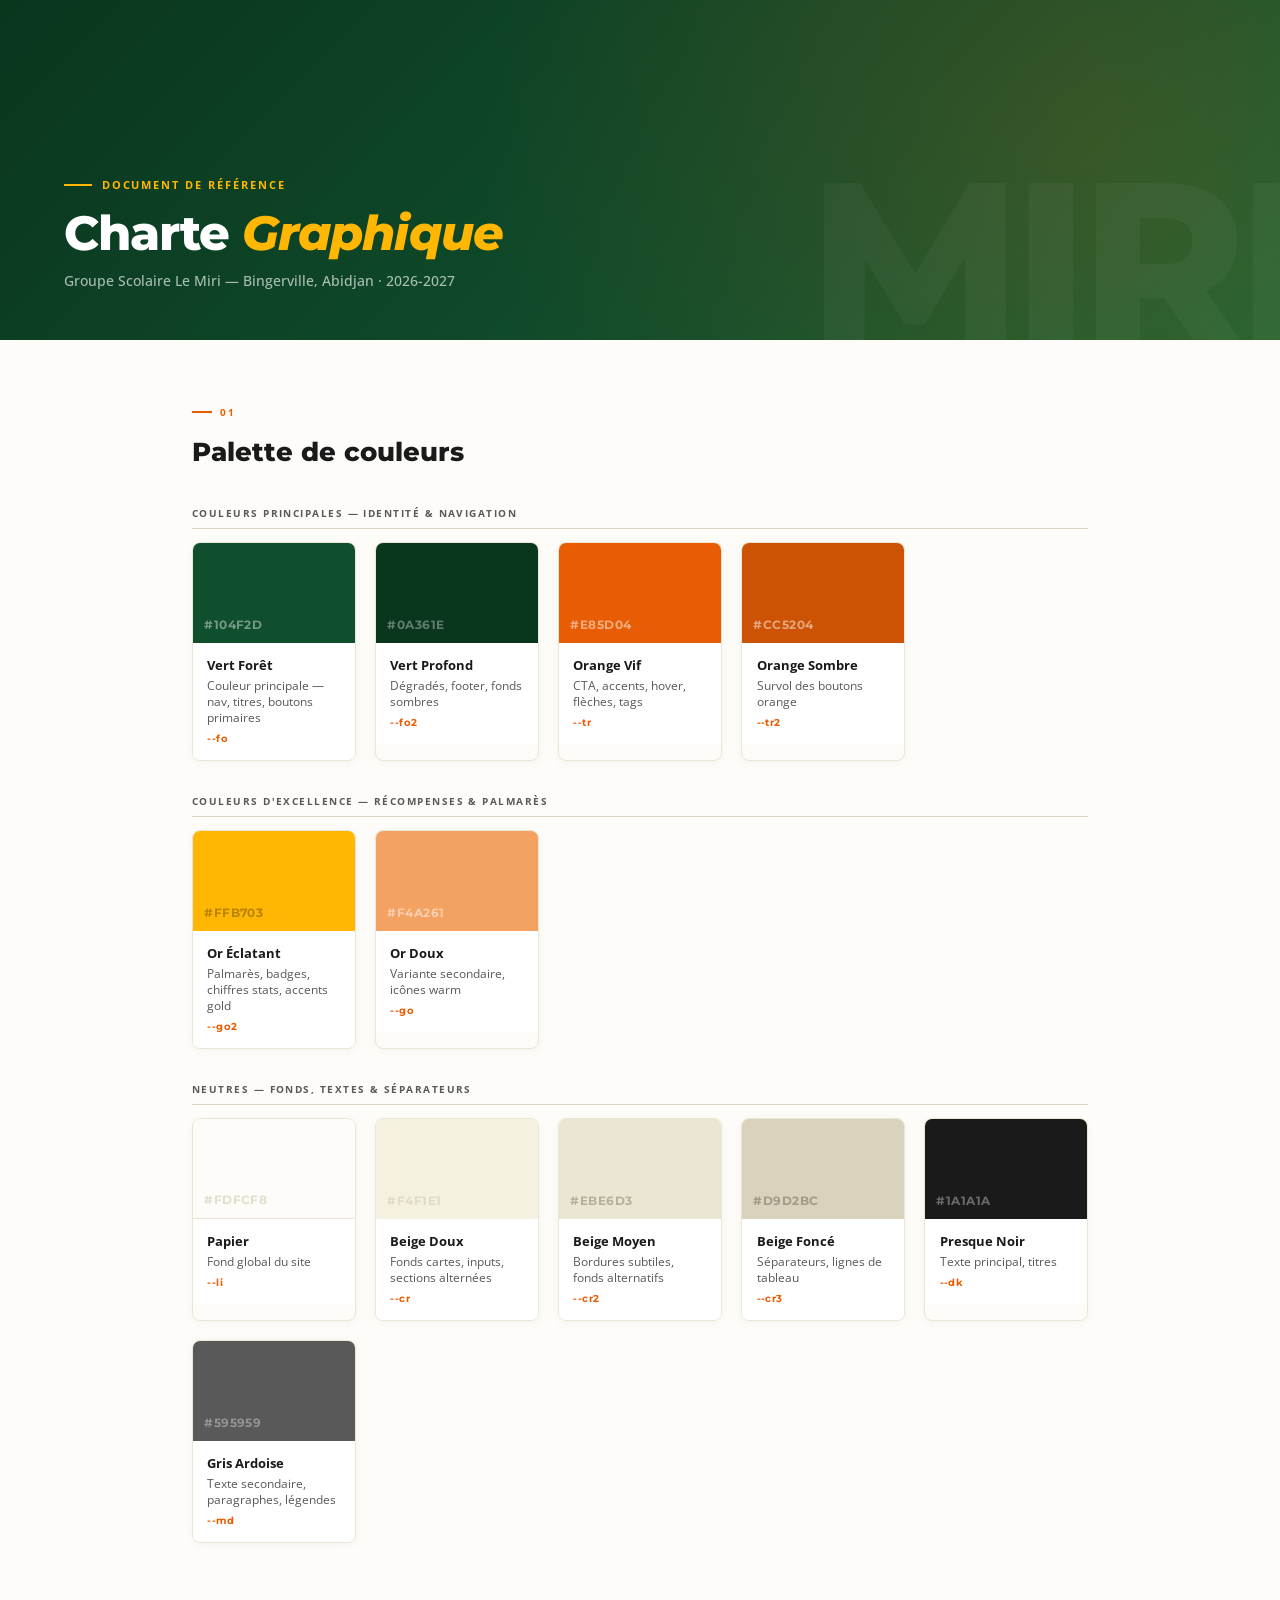
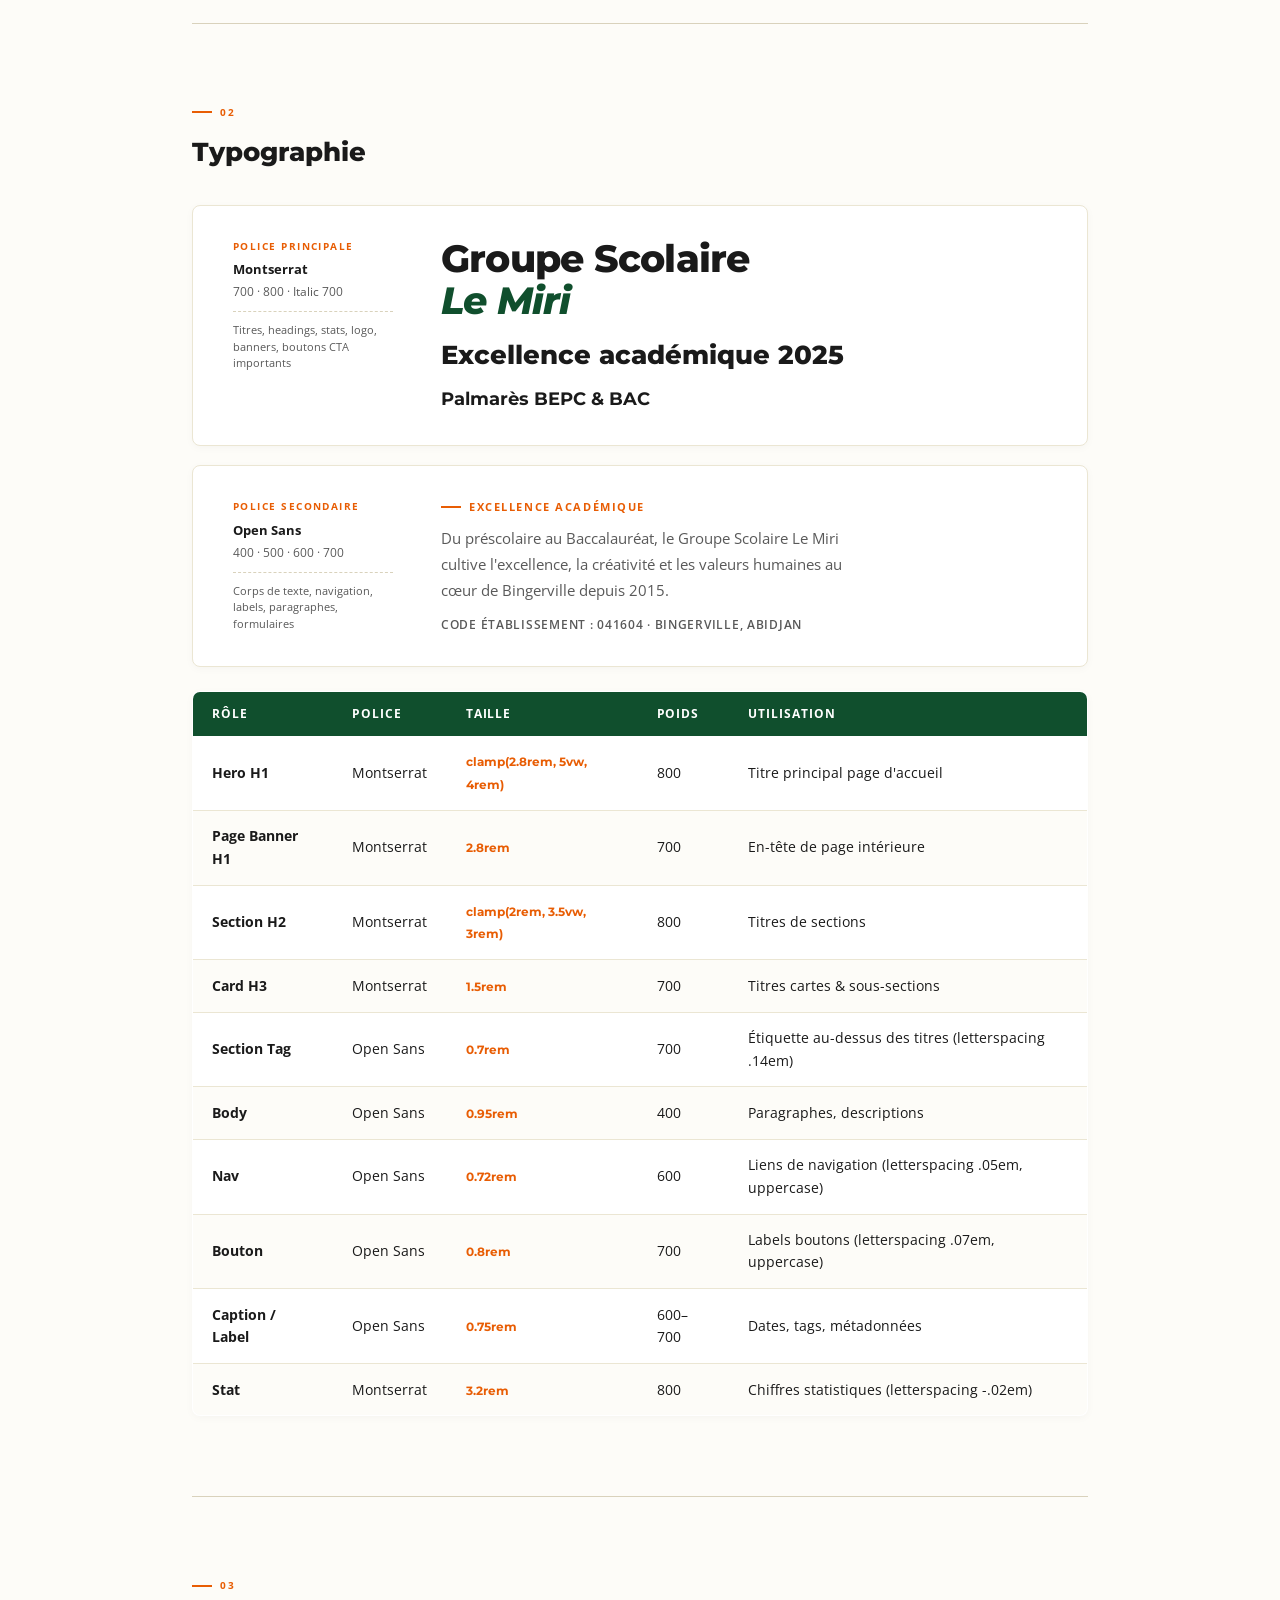
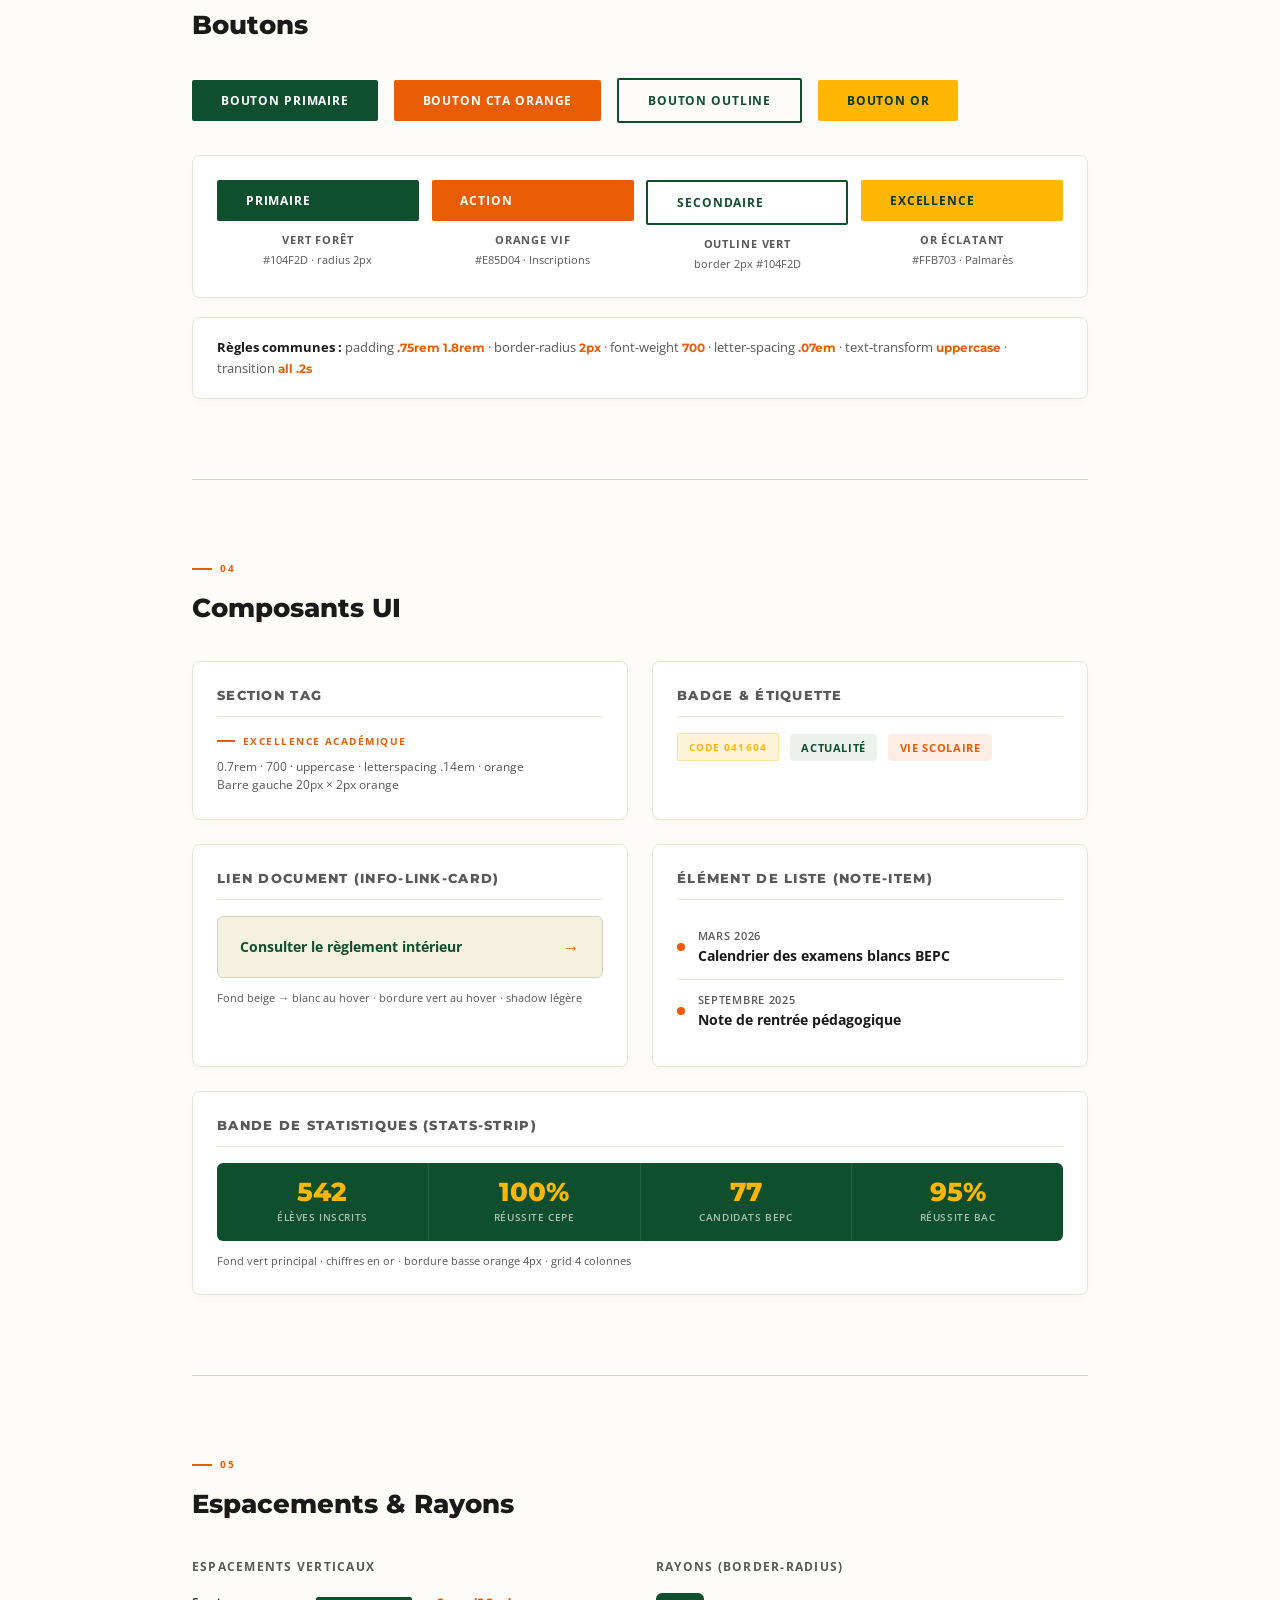
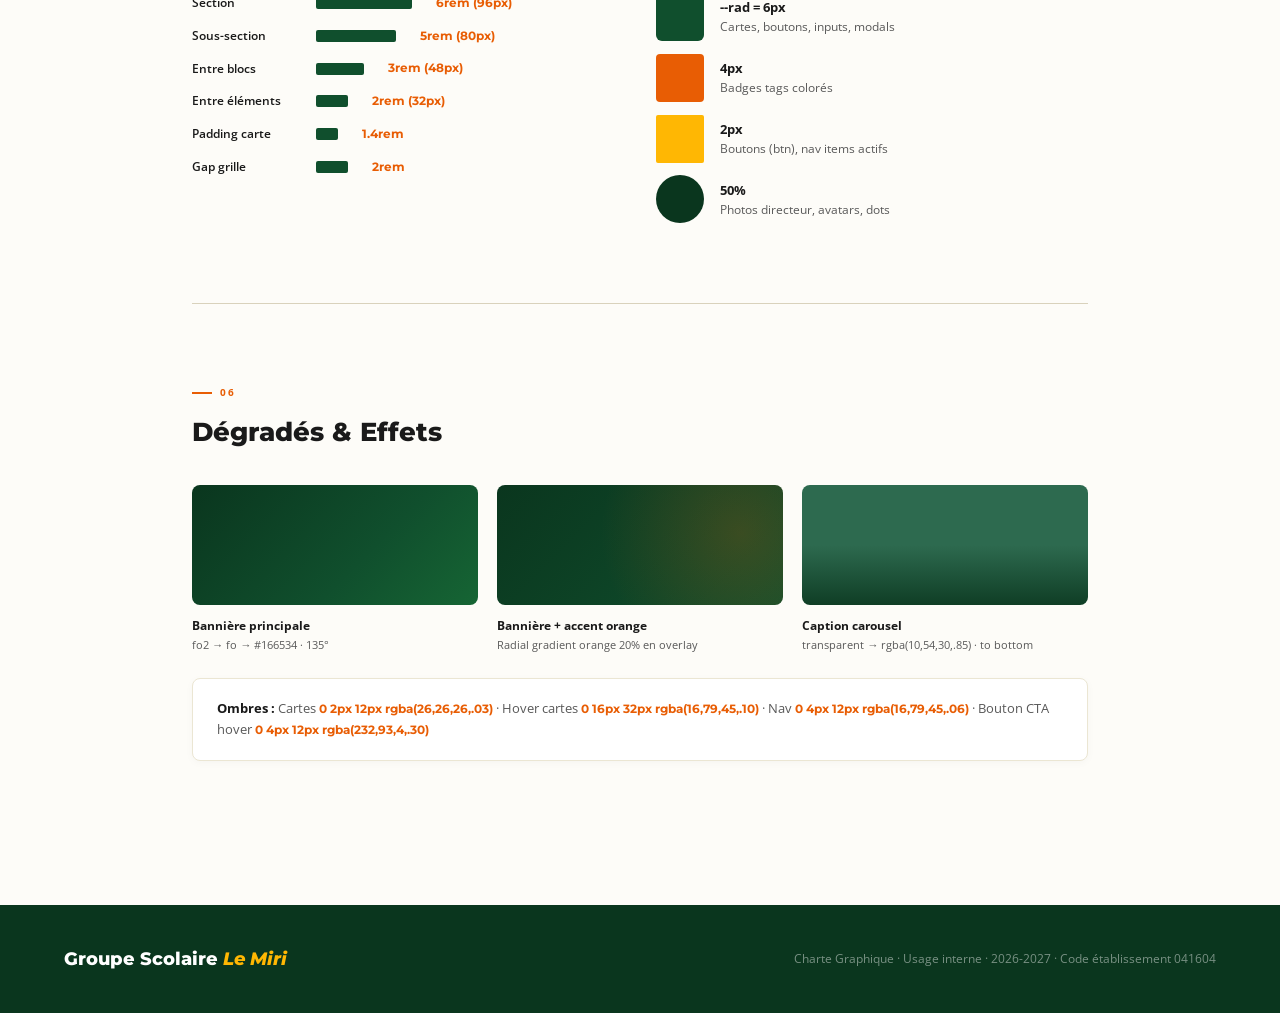
<file: charte.html>
<!DOCTYPE html>
<html lang="fr">
<head>
<meta charset="UTF-8">
<meta name="viewport" content="width=device-width, initial-scale=1.0">
<title>Charte Graphique — Groupe Scolaire Le Miri</title>
<link href="https://fonts.googleapis.com/css2?family=Montserrat:ital,wght@0,400;0,600;0,700;0,800;1,700&family=Open+Sans:wght@400;500;600;700&display=swap" rel="stylesheet">
<style>
  *, *::before, *::after { margin: 0; padding: 0; box-sizing: border-box; }

  :root {
    --li:  #FDFCF8;
    --cr:  #F4F1E1;
    --cr2: #EBE6D3;
    --cr3: #D9D2BC;
    --dk:  #1A1A1A;
    --md:  #595959;
    --fo:  #104F2D;
    --fo2: #0A361E;
    --tr:  #E85D04;
    --tr2: #CC5204;
    --go:  #F4A261;
    --go2: #FFB703;
    --wh:  #FFFFFF;
  }

  body {
    background: var(--li);
    color: var(--dk);
    font-family: 'Open Sans', sans-serif;
    line-height: 1.6;
  }

  /* ── COVER ── */
  .cover {
    background: linear-gradient(135deg, var(--fo2) 0%, var(--fo) 65%, #166534 100%);
    min-height: 340px;
    display: flex;
    align-items: flex-end;
    padding: 3rem 4rem;
    position: relative;
    overflow: hidden;
  }
  .cover::before {
    content: '';
    position: absolute; inset: 0;
    background: radial-gradient(circle at 85% 40%, rgba(232,93,4,.18) 0%, transparent 55%);
  }
  .cover::after {
    content: 'MIRI';
    position: absolute; right: -1.5rem; bottom: -2rem;
    font-family: 'Montserrat', sans-serif;
    font-size: 14rem; font-weight: 800;
    color: rgba(255,255,255,.04);
    line-height: 1; letter-spacing: -0.04em;
    pointer-events: none;
  }
  .cover-inner { position: relative; z-index: 1; }
  .cover-tag {
    font-size: .68rem; font-weight: 700; letter-spacing: .18em;
    text-transform: uppercase; color: var(--go2);
    margin-bottom: .8rem; display: flex; align-items: center; gap: .6rem;
  }
  .cover-tag::before { content: ''; width: 28px; height: 2px; background: var(--go2); }
  .cover h1 {
    font-family: 'Montserrat', sans-serif;
    font-size: 3rem; font-weight: 800; color: #fff;
    line-height: 1.1; letter-spacing: -.02em;
  }
  .cover h1 em { color: var(--go2); font-style: italic; }
  .cover-sub {
    margin-top: .6rem; color: rgba(255,255,255,.65);
    font-size: .9rem; font-weight: 500;
  }

  /* ── LAYOUT ── */
  .container { max-width: 960px; margin: 0 auto; padding: 4rem 2rem; }
  .section { margin-bottom: 5rem; }
  .section-label {
    font-size: .65rem; font-weight: 700; letter-spacing: .18em;
    text-transform: uppercase; color: var(--tr);
    display: flex; align-items: center; gap: .5rem; margin-bottom: .7rem;
  }
  .section-label::before { content: ''; width: 20px; height: 2px; background: var(--tr); flex-shrink: 0; }
  .section-title {
    font-family: 'Montserrat', sans-serif;
    font-size: 1.6rem; font-weight: 800; color: var(--dk);
    margin-bottom: 2rem;
  }
  .divider {
    border: none; border-top: 1px solid var(--cr3);
    margin: 5rem 0;
  }

  /* ── COULEURS ── */
  .colors-grid {
    display: grid;
    grid-template-columns: repeat(auto-fill, minmax(160px, 1fr));
    gap: 1.2rem;
  }
  .color-card {
    border-radius: 8px;
    overflow: hidden;
    border: 1px solid var(--cr2);
    box-shadow: 0 2px 8px rgba(0,0,0,.04);
  }
  .color-swatch {
    height: 100px;
    display: flex; align-items: flex-end;
    padding: .5rem .7rem;
  }
  .color-hex {
    font-family: 'Montserrat', sans-serif;
    font-size: .72rem; font-weight: 700;
    letter-spacing: .04em; opacity: .7;
  }
  .color-info {
    background: var(--wh);
    padding: .75rem .9rem;
  }
  .color-name {
    font-weight: 700; font-size: .82rem; color: var(--dk);
    margin-bottom: .15rem;
  }
  .color-role {
    font-size: .72rem; color: var(--md); line-height: 1.4;
  }
  .color-var {
    font-family: 'Montserrat', sans-serif;
    font-size: .65rem; color: var(--tr);
    font-weight: 700; margin-top: .3rem;
    letter-spacing: .04em;
  }

  /* Groupe labels */
  .color-group-label {
    font-size: .65rem; font-weight: 700; letter-spacing: .14em;
    text-transform: uppercase; color: var(--md);
    margin: 2rem 0 .8rem; padding-bottom: .4rem;
    border-bottom: 1px solid var(--cr3);
  }

  /* ── TYPOGRAPHIE ── */
  .typo-block {
    background: var(--wh);
    border: 1px solid var(--cr2);
    border-radius: 8px;
    padding: 2rem 2.5rem;
    margin-bottom: 1.2rem;
    display: flex; align-items: flex-start; gap: 3rem;
    box-shadow: 0 2px 8px rgba(0,0,0,.03);
  }
  .typo-meta { flex-shrink: 0; width: 160px; }
  .typo-label {
    font-size: .65rem; font-weight: 700; letter-spacing: .14em;
    text-transform: uppercase; color: var(--tr); margin-bottom: .3rem;
  }
  .typo-family { font-size: .82rem; font-weight: 700; color: var(--dk); }
  .typo-weights { font-size: .72rem; color: var(--md); margin-top: .2rem; }
  .typo-usage {
    font-size: .7rem; color: var(--md); margin-top: .6rem;
    line-height: 1.5; padding-top: .6rem;
    border-top: 1px dashed var(--cr3);
  }
  .typo-preview { flex: 1; }

  .typo-h1 { font-family: 'Montserrat', sans-serif; font-size: 2.4rem; font-weight: 800; color: var(--dk); line-height: 1.1; letter-spacing: -.02em; }
  .typo-h1 em { color: var(--fo); font-style: italic; }
  .typo-h2 { font-family: 'Montserrat', sans-serif; font-size: 1.6rem; font-weight: 800; color: var(--dk); }
  .typo-h3 { font-family: 'Montserrat', sans-serif; font-size: 1.15rem; font-weight: 700; color: var(--dk); }
  .typo-tag-ex {
    font-size: .7rem; font-weight: 700; letter-spacing: .14em;
    text-transform: uppercase; color: var(--tr);
    display: flex; align-items: center; gap: .5rem;
  }
  .typo-tag-ex::before { content: ''; width: 20px; height: 2px; background: var(--tr); flex-shrink: 0; }
  .typo-body { font-size: .95rem; color: var(--md); line-height: 1.7; max-width: 420px; }
  .typo-caption { font-size: .75rem; color: var(--md); font-weight: 600; letter-spacing: .06em; text-transform: uppercase; }

  /* ── TAILLES DE TEXTE ── */
  .scale-table {
    width: 100%; border-collapse: collapse;
    background: var(--wh); border-radius: 8px; overflow: hidden;
    border: 1px solid var(--cr2); box-shadow: 0 2px 8px rgba(0,0,0,.03);
  }
  .scale-table th {
    background: var(--fo); color: #fff;
    padding: .8rem 1.2rem; text-align: left;
    font-size: .72rem; font-weight: 700;
    letter-spacing: .08em; text-transform: uppercase;
  }
  .scale-table td {
    padding: .9rem 1.2rem; border-bottom: 1px solid var(--cr2);
    font-size: .88rem; vertical-align: middle;
  }
  .scale-table tr:last-child td { border-bottom: none; }
  .scale-table tr:nth-child(even) td { background: var(--li); }
  .mono { font-family: 'Montserrat', sans-serif; font-size: .78rem; color: var(--tr); font-weight: 700; }

  /* ── BOUTONS ── */
  .buttons-row {
    display: flex; flex-wrap: wrap; gap: 1rem; align-items: center;
    margin-bottom: 2rem;
  }
  .btn-demo {
    display: inline-flex; align-items: center;
    padding: .75rem 1.8rem;
    font-family: 'Open Sans', sans-serif;
    font-size: .78rem; font-weight: 700;
    letter-spacing: .07em; text-transform: uppercase;
    cursor: pointer; border: none;
    border-radius: 2px; text-decoration: none;
    transition: all .2s;
  }
  .btn-fo  { background: var(--fo);  color: #fff; }
  .btn-tr  { background: var(--tr);  color: #fff; }
  .btn-out { background: transparent; border: 2px solid var(--fo); color: var(--fo); }
  .btn-go  { background: var(--go2); color: var(--fo2); }

  .buttons-spec {
    display: grid;
    grid-template-columns: repeat(4, 1fr);
    gap: .8rem;
    background: var(--wh); border: 1px solid var(--cr2);
    border-radius: 8px; padding: 1.5rem;
    box-shadow: 0 2px 8px rgba(0,0,0,.03);
  }
  .btn-spec { text-align: center; }
  .btn-spec-label { font-size: .68rem; font-weight: 700; letter-spacing: .08em; text-transform: uppercase; color: var(--md); margin-top: .6rem; }
  .btn-spec-val { font-size: .68rem; color: var(--md); margin-top: .2rem; }

  /* ── COMPOSANTS ── */
  .comp-grid {
    display: grid; grid-template-columns: 1fr 1fr; gap: 1.5rem;
  }
  .comp-card {
    background: var(--wh); border: 1px solid var(--cr2);
    border-radius: 8px; padding: 1.5rem;
    box-shadow: 0 2px 8px rgba(0,0,0,.03);
  }
  .comp-card h4 {
    font-family: 'Montserrat', sans-serif;
    font-size: .8rem; font-weight: 800; color: var(--md);
    text-transform: uppercase; letter-spacing: .1em;
    margin-bottom: 1rem; padding-bottom: .6rem;
    border-bottom: 1px solid var(--cr2);
  }

  /* Mini info-link-card */
  .demo-link-card {
    background: var(--cr); border: 1px solid var(--cr3);
    padding: 1rem 1.4rem; border-radius: 6px;
    display: flex; align-items: center; justify-content: space-between;
  }
  .demo-link-card span:first-child { font-size: .88rem; font-weight: 700; color: var(--fo); }
  .demo-link-card .arr { color: var(--tr); font-size: 1.1rem; }

  /* Mini note-item */
  .demo-note { display: flex; align-items: center; gap: .8rem; padding: .7rem 0; border-bottom: 1px solid var(--cr2); }
  .demo-note:last-child { border-bottom: none; }
  .demo-dot { width: 8px; height: 8px; border-radius: 50%; background: var(--tr); flex-shrink: 0; }
  .demo-note-title { font-size: .88rem; font-weight: 700; color: var(--dk); }
  .demo-note-date { font-size: .7rem; color: var(--md); font-weight: 600; text-transform: uppercase; letter-spacing: .06em; }

  /* Mini stat */
  .demo-stats { display: flex; gap: 0; }
  .demo-stat {
    flex: 1; background: var(--fo); padding: 1rem;
    text-align: center; border-left: 1px solid rgba(255,255,255,.1);
  }
  .demo-stat:first-child { border-left: none; border-radius: 6px 0 0 6px; }
  .demo-stat:last-child { border-radius: 0 6px 6px 0; }
  .demo-stat-n { font-family: 'Montserrat', sans-serif; font-size: 1.6rem; font-weight: 800; color: var(--go2); line-height: 1; }
  .demo-stat-l { font-size: .6rem; font-weight: 600; text-transform: uppercase; letter-spacing: .06em; color: rgba(255,255,255,.65); margin-top: .3rem; }

  /* Mini s-tag */
  .demo-stag {
    font-size: .65rem; font-weight: 700; letter-spacing: .14em;
    text-transform: uppercase; color: var(--tr);
    display: flex; align-items: center; gap: .5rem; margin-bottom: .5rem;
  }
  .demo-stag::before { content: ''; width: 18px; height: 2px; background: var(--tr); }

  /* Mini badge */
  .demo-badge {
    display: inline-block; background: rgba(255,183,3,.15);
    color: var(--go2); font-size: .65rem; font-weight: 700;
    letter-spacing: .1em; text-transform: uppercase;
    padding: .3rem .7rem; border: 1px solid rgba(255,183,3,.3);
    border-radius: 2px;
  }

  /* ── ESPACEMENT ── */
  .spacing-row { display: flex; align-items: center; gap: 1.5rem; margin-bottom: .8rem; }
  .spacing-bar { background: var(--fo); border-radius: 2px; height: 12px; }
  .spacing-label { font-size: .78rem; font-weight: 600; color: var(--dk); flex-shrink: 0; width: 100px; }
  .spacing-val { font-family: 'Montserrat', sans-serif; font-size: .72rem; color: var(--tr); font-weight: 700; }

  /* ── FOOTER CHARTE ── */
  .charte-footer {
    background: var(--fo2);
    padding: 2.5rem 4rem;
    display: flex; align-items: center; justify-content: space-between;
    flex-wrap: wrap; gap: 1rem;
  }
  .charte-footer-brand {
    font-family: 'Montserrat', sans-serif;
    font-size: 1.1rem; font-weight: 800; color: #fff;
  }
  .charte-footer-brand em { color: var(--go2); font-style: italic; }
  .charte-footer-meta { font-size: .75rem; color: rgba(255,255,255,.45); }

  @media (max-width: 700px) {
    .cover { padding: 2rem; }
    .cover h1 { font-size: 2rem; }
    .container { padding: 2.5rem 1.2rem; }
    .typo-block { flex-direction: column; gap: 1rem; }
    .typo-meta { width: auto; }
    .comp-grid { grid-template-columns: 1fr; }
    .buttons-spec { grid-template-columns: 1fr 1fr; }
  }
</style>
</head>
<body>

<!-- COVER -->
<div class="cover">
  <div class="cover-inner">
    <div class="cover-tag">Document de référence</div>
    <h1>Charte <em>Graphique</em></h1>
    <p class="cover-sub">Groupe Scolaire Le Miri — Bingerville, Abidjan · 2026-2027</p>
  </div>
</div>

<div class="container">

  <!-- ══════════ 1. COULEURS ══════════ -->
  <div class="section">
    <div class="section-label">01</div>
    <div class="section-title">Palette de couleurs</div>

    <div class="color-group-label">Couleurs principales — Identité & Navigation</div>
    <div class="colors-grid">
      <div class="color-card">
        <div class="color-swatch" style="background:#104F2D;">
          <span class="color-hex" style="color:rgba(255,255,255,.6);">#104F2D</span>
        </div>
        <div class="color-info">
          <div class="color-name">Vert Forêt</div>
          <div class="color-role">Couleur principale — nav, titres, boutons primaires</div>
          <div class="color-var">--fo</div>
        </div>
      </div>
      <div class="color-card">
        <div class="color-swatch" style="background:#0A361E;">
          <span class="color-hex" style="color:rgba(255,255,255,.5);">#0A361E</span>
        </div>
        <div class="color-info">
          <div class="color-name">Vert Profond</div>
          <div class="color-role">Dégradés, footer, fonds sombres</div>
          <div class="color-var">--fo2</div>
        </div>
      </div>
      <div class="color-card">
        <div class="color-swatch" style="background:#E85D04;">
          <span class="color-hex" style="color:rgba(255,255,255,.7);">#E85D04</span>
        </div>
        <div class="color-info">
          <div class="color-name">Orange Vif</div>
          <div class="color-role">CTA, accents, hover, flèches, tags</div>
          <div class="color-var">--tr</div>
        </div>
      </div>
      <div class="color-card">
        <div class="color-swatch" style="background:#CC5204;">
          <span class="color-hex" style="color:rgba(255,255,255,.7);">#CC5204</span>
        </div>
        <div class="color-info">
          <div class="color-name">Orange Sombre</div>
          <div class="color-role">Survol des boutons orange</div>
          <div class="color-var">--tr2</div>
        </div>
      </div>
    </div>

    <div class="color-group-label">Couleurs d'excellence — Récompenses & Palmarès</div>
    <div class="colors-grid">
      <div class="color-card">
        <div class="color-swatch" style="background:#FFB703;">
          <span class="color-hex" style="color:rgba(0,0,0,.4);">#FFB703</span>
        </div>
        <div class="color-info">
          <div class="color-name">Or Éclatant</div>
          <div class="color-role">Palmarès, badges, chiffres stats, accents gold</div>
          <div class="color-var">--go2</div>
        </div>
      </div>
      <div class="color-card">
        <div class="color-swatch" style="background:#F4A261;">
          <span class="color-hex" style="color:rgba(255,255,255,.7);">#F4A261</span>
        </div>
        <div class="color-info">
          <div class="color-name">Or Doux</div>
          <div class="color-role">Variante secondaire, icônes warm</div>
          <div class="color-var">--go</div>
        </div>
      </div>
    </div>

    <div class="color-group-label">Neutres — Fonds, Textes & Séparateurs</div>
    <div class="colors-grid">
      <div class="color-card">
        <div class="color-swatch" style="background:#FDFCF8;border-bottom:1px solid #EBE6D3;">
          <span class="color-hex" style="color:#D9D2BC;">#FDFCF8</span>
        </div>
        <div class="color-info">
          <div class="color-name">Papier</div>
          <div class="color-role">Fond global du site</div>
          <div class="color-var">--li</div>
        </div>
      </div>
      <div class="color-card">
        <div class="color-swatch" style="background:#F4F1E1;">
          <span class="color-hex" style="color:#D9D2BC;">#F4F1E1</span>
        </div>
        <div class="color-info">
          <div class="color-name">Beige Doux</div>
          <div class="color-role">Fonds cartes, inputs, sections alternées</div>
          <div class="color-var">--cr</div>
        </div>
      </div>
      <div class="color-card">
        <div class="color-swatch" style="background:#EBE6D3;">
          <span class="color-hex" style="color:#A09880;">#EBE6D3</span>
        </div>
        <div class="color-info">
          <div class="color-name">Beige Moyen</div>
          <div class="color-role">Bordures subtiles, fonds alternatifs</div>
          <div class="color-var">--cr2</div>
        </div>
      </div>
      <div class="color-card">
        <div class="color-swatch" style="background:#D9D2BC;">
          <span class="color-hex" style="color:#8C8472;">#D9D2BC</span>
        </div>
        <div class="color-info">
          <div class="color-name">Beige Foncé</div>
          <div class="color-role">Séparateurs, lignes de tableau</div>
          <div class="color-var">--cr3</div>
        </div>
      </div>
      <div class="color-card">
        <div class="color-swatch" style="background:#1A1A1A;">
          <span class="color-hex" style="color:rgba(255,255,255,.5);">#1A1A1A</span>
        </div>
        <div class="color-info">
          <div class="color-name">Presque Noir</div>
          <div class="color-role">Texte principal, titres</div>
          <div class="color-var">--dk</div>
        </div>
      </div>
      <div class="color-card">
        <div class="color-swatch" style="background:#595959;">
          <span class="color-hex" style="color:rgba(255,255,255,.5);">#595959</span>
        </div>
        <div class="color-info">
          <div class="color-name">Gris Ardoise</div>
          <div class="color-role">Texte secondaire, paragraphes, légendes</div>
          <div class="color-var">--md</div>
        </div>
      </div>
    </div>
  </div>

  <hr class="divider">

  <!-- ══════════ 2. TYPOGRAPHIE ══════════ -->
  <div class="section">
    <div class="section-label">02</div>
    <div class="section-title">Typographie</div>

    <!-- Montserrat -->
    <div class="typo-block">
      <div class="typo-meta">
        <div class="typo-label">Police principale</div>
        <div class="typo-family">Montserrat</div>
        <div class="typo-weights">700 · 800 · Italic 700</div>
        <div class="typo-usage">Titres, headings, stats, logo, banners, boutons CTA importants</div>
      </div>
      <div class="typo-preview">
        <div class="typo-h1">Groupe Scolaire<br><em>Le Miri</em></div>
        <div class="typo-h2" style="margin-top:.8rem;">Excellence académique 2025</div>
        <div class="typo-h3" style="margin-top:.5rem;">Palmarès BEPC & BAC</div>
      </div>
    </div>

    <!-- Open Sans -->
    <div class="typo-block">
      <div class="typo-meta">
        <div class="typo-label">Police secondaire</div>
        <div class="typo-family">Open Sans</div>
        <div class="typo-weights">400 · 500 · 600 · 700</div>
        <div class="typo-usage">Corps de texte, navigation, labels, paragraphes, formulaires</div>
      </div>
      <div class="typo-preview">
        <div class="typo-tag-ex">Excellence académique</div>
        <div class="typo-body" style="margin-top:.6rem;">Du préscolaire au Baccalauréat, le Groupe Scolaire Le Miri cultive l'excellence, la créativité et les valeurs humaines au cœur de Bingerville depuis 2015.</div>
        <div class="typo-caption" style="margin-top:.7rem;">Code établissement : 041604 · Bingerville, Abidjan</div>
      </div>
    </div>

    <!-- Échelle typographique -->
    <table class="scale-table" style="margin-top:1.5rem;">
      <thead>
        <tr>
          <th>Rôle</th>
          <th>Police</th>
          <th>Taille</th>
          <th>Poids</th>
          <th>Utilisation</th>
        </tr>
      </thead>
      <tbody>
        <tr>
          <td><strong>Hero H1</strong></td>
          <td>Montserrat</td>
          <td><span class="mono">clamp(2.8rem, 5vw, 4rem)</span></td>
          <td>800</td>
          <td>Titre principal page d'accueil</td>
        </tr>
        <tr>
          <td><strong>Page Banner H1</strong></td>
          <td>Montserrat</td>
          <td><span class="mono">2.8rem</span></td>
          <td>700</td>
          <td>En-tête de page intérieure</td>
        </tr>
        <tr>
          <td><strong>Section H2</strong></td>
          <td>Montserrat</td>
          <td><span class="mono">clamp(2rem, 3.5vw, 3rem)</span></td>
          <td>800</td>
          <td>Titres de sections</td>
        </tr>
        <tr>
          <td><strong>Card H3</strong></td>
          <td>Montserrat</td>
          <td><span class="mono">1.5rem</span></td>
          <td>700</td>
          <td>Titres cartes & sous-sections</td>
        </tr>
        <tr>
          <td><strong>Section Tag</strong></td>
          <td>Open Sans</td>
          <td><span class="mono">0.7rem</span></td>
          <td>700</td>
          <td>Étiquette au-dessus des titres (letterspacing .14em)</td>
        </tr>
        <tr>
          <td><strong>Body</strong></td>
          <td>Open Sans</td>
          <td><span class="mono">0.95rem</span></td>
          <td>400</td>
          <td>Paragraphes, descriptions</td>
        </tr>
        <tr>
          <td><strong>Nav</strong></td>
          <td>Open Sans</td>
          <td><span class="mono">0.72rem</span></td>
          <td>600</td>
          <td>Liens de navigation (letterspacing .05em, uppercase)</td>
        </tr>
        <tr>
          <td><strong>Bouton</strong></td>
          <td>Open Sans</td>
          <td><span class="mono">0.8rem</span></td>
          <td>700</td>
          <td>Labels boutons (letterspacing .07em, uppercase)</td>
        </tr>
        <tr>
          <td><strong>Caption / Label</strong></td>
          <td>Open Sans</td>
          <td><span class="mono">0.75rem</span></td>
          <td>600–700</td>
          <td>Dates, tags, métadonnées</td>
        </tr>
        <tr>
          <td><strong>Stat</strong></td>
          <td>Montserrat</td>
          <td><span class="mono">3.2rem</span></td>
          <td>800</td>
          <td>Chiffres statistiques (letterspacing -.02em)</td>
        </tr>
      </tbody>
    </table>
  </div>

  <hr class="divider">

  <!-- ══════════ 3. BOUTONS ══════════ -->
  <div class="section">
    <div class="section-label">03</div>
    <div class="section-title">Boutons</div>

    <div class="buttons-row">
      <button class="btn-demo btn-fo">Bouton Primaire</button>
      <button class="btn-demo btn-tr">Bouton CTA Orange</button>
      <button class="btn-demo btn-out">Bouton Outline</button>
      <button class="btn-demo btn-go">Bouton Or</button>
    </div>

    <div class="buttons-spec">
      <div class="btn-spec">
        <button class="btn-demo btn-fo" style="width:100%;">Primaire</button>
        <div class="btn-spec-label">Vert Forêt</div>
        <div class="btn-spec-val">#104F2D · radius 2px</div>
      </div>
      <div class="btn-spec">
        <button class="btn-demo btn-tr" style="width:100%;">Action</button>
        <div class="btn-spec-label">Orange Vif</div>
        <div class="btn-spec-val">#E85D04 · Inscriptions</div>
      </div>
      <div class="btn-spec">
        <button class="btn-demo btn-out" style="width:100%;">Secondaire</button>
        <div class="btn-spec-label">Outline Vert</div>
        <div class="btn-spec-val">border 2px #104F2D</div>
      </div>
      <div class="btn-spec">
        <button class="btn-demo btn-go" style="width:100%;">Excellence</button>
        <div class="btn-spec-label">Or Éclatant</div>
        <div class="btn-spec-val">#FFB703 · Palmarès</div>
      </div>
    </div>

    <div style="margin-top:1.2rem;background:var(--wh);border:1px solid var(--cr2);border-radius:8px;padding:1.2rem 1.5rem;font-size:.82rem;color:var(--md);box-shadow:0 2px 8px rgba(0,0,0,.03);">
      <strong style="color:var(--dk);">Règles communes :</strong> padding <span class="mono">.75rem 1.8rem</span> · border-radius <span class="mono">2px</span> · font-weight <span class="mono">700</span> · letter-spacing <span class="mono">.07em</span> · text-transform <span class="mono">uppercase</span> · transition <span class="mono">all .2s</span>
    </div>
  </div>

  <hr class="divider">

  <!-- ══════════ 4. COMPOSANTS ══════════ -->
  <div class="section">
    <div class="section-label">04</div>
    <div class="section-title">Composants UI</div>

    <div class="comp-grid">

      <!-- Section Tag -->
      <div class="comp-card">
        <h4>Section Tag</h4>
        <div class="demo-stag">Excellence Académique</div>
        <div style="font-size:.72rem;color:var(--md);margin-top:.5rem;">
          0.7rem · 700 · uppercase · letterspacing .14em · orange<br>
          Barre gauche 20px × 2px orange
        </div>
      </div>

      <!-- Badge -->
      <div class="comp-card">
        <h4>Badge & Étiquette</h4>
        <div style="display:flex;gap:.7rem;flex-wrap:wrap;align-items:center;">
          <span class="demo-badge">Code 041604</span>
          <span style="display:inline-block;background:rgba(16,79,45,.08);color:var(--fo);font-size:.68rem;font-weight:700;letter-spacing:.06em;text-transform:uppercase;padding:.3rem .7rem;border-radius:4px;">Actualité</span>
          <span style="display:inline-block;background:rgba(232,93,4,.1);color:var(--tr);font-size:.68rem;font-weight:700;letter-spacing:.06em;text-transform:uppercase;padding:.3rem .7rem;border-radius:4px;">Vie scolaire</span>
        </div>
      </div>

      <!-- Lien document -->
      <div class="comp-card">
        <h4>Lien Document (info-link-card)</h4>
        <div class="demo-link-card">
          <span>Consulter le règlement intérieur</span>
          <span class="arr">→</span>
        </div>
        <div style="font-size:.7rem;color:var(--md);margin-top:.7rem;">
          Fond beige → blanc au hover · bordure vert au hover · shadow légère
        </div>
      </div>

      <!-- Note item -->
      <div class="comp-card">
        <h4>Élément de liste (note-item)</h4>
        <div class="demo-note">
          <div class="demo-dot"></div>
          <div>
            <div class="demo-note-date">Mars 2026</div>
            <div class="demo-note-title">Calendrier des examens blancs BEPC</div>
          </div>
        </div>
        <div class="demo-note">
          <div class="demo-dot"></div>
          <div>
            <div class="demo-note-date">Septembre 2025</div>
            <div class="demo-note-title">Note de rentrée pédagogique</div>
          </div>
        </div>
      </div>

      <!-- Stats strip -->
      <div class="comp-card" style="grid-column: span 2;">
        <h4>Bande de Statistiques (stats-strip)</h4>
        <div class="demo-stats">
          <div class="demo-stat">
            <div class="demo-stat-n">542</div>
            <div class="demo-stat-l">Élèves inscrits</div>
          </div>
          <div class="demo-stat">
            <div class="demo-stat-n">100%</div>
            <div class="demo-stat-l">Réussite CEPE</div>
          </div>
          <div class="demo-stat">
            <div class="demo-stat-n">77</div>
            <div class="demo-stat-l">Candidats BEPC</div>
          </div>
          <div class="demo-stat">
            <div class="demo-stat-n">95%</div>
            <div class="demo-stat-l">Réussite BAC</div>
          </div>
        </div>
        <div style="font-size:.7rem;color:var(--md);margin-top:.7rem;">
          Fond vert principal · chiffres en or · bordure basse orange 4px · grid 4 colonnes
        </div>
      </div>

    </div>
  </div>

  <hr class="divider">

  <!-- ══════════ 5. ESPACEMENTS ══════════ -->
  <div class="section">
    <div class="section-label">05</div>
    <div class="section-title">Espacements & Rayons</div>

    <div style="display:grid;grid-template-columns:1fr 1fr;gap:2rem;">
      <div>
        <div style="font-size:.78rem;font-weight:700;color:var(--md);text-transform:uppercase;letter-spacing:.1em;margin-bottom:1rem;">Espacements verticaux</div>
        <div class="spacing-row"><div class="spacing-label">Section</div><div class="spacing-bar" style="width:96px;"></div><div class="spacing-val">6rem (96px)</div></div>
        <div class="spacing-row"><div class="spacing-label">Sous-section</div><div class="spacing-bar" style="width:80px;"></div><div class="spacing-val">5rem (80px)</div></div>
        <div class="spacing-row"><div class="spacing-label">Entre blocs</div><div class="spacing-bar" style="width:48px;"></div><div class="spacing-val">3rem (48px)</div></div>
        <div class="spacing-row"><div class="spacing-label">Entre éléments</div><div class="spacing-bar" style="width:32px;"></div><div class="spacing-val">2rem (32px)</div></div>
        <div class="spacing-row"><div class="spacing-label">Padding carte</div><div class="spacing-bar" style="width:22px;"></div><div class="spacing-val">1.4rem</div></div>
        <div class="spacing-row"><div class="spacing-label">Gap grille</div><div class="spacing-bar" style="width:32px;"></div><div class="spacing-val">2rem</div></div>
      </div>
      <div>
        <div style="font-size:.78rem;font-weight:700;color:var(--md);text-transform:uppercase;letter-spacing:.1em;margin-bottom:1rem;">Rayons (border-radius)</div>
        <div style="display:flex;flex-direction:column;gap:.8rem;">
          <div style="display:flex;align-items:center;gap:1rem;">
            <div style="width:48px;height:48px;background:var(--fo);border-radius:6px;flex-shrink:0;"></div>
            <div><div style="font-size:.82rem;font-weight:700;">--rad = 6px</div><div style="font-size:.72rem;color:var(--md);">Cartes, boutons, inputs, modals</div></div>
          </div>
          <div style="display:flex;align-items:center;gap:1rem;">
            <div style="width:48px;height:48px;background:var(--tr);border-radius:4px;flex-shrink:0;"></div>
            <div><div style="font-size:.82rem;font-weight:700;">4px</div><div style="font-size:.72rem;color:var(--md);">Badges tags colorés</div></div>
          </div>
          <div style="display:flex;align-items:center;gap:1rem;">
            <div style="width:48px;height:48px;background:var(--go2);border-radius:2px;flex-shrink:0;"></div>
            <div><div style="font-size:.82rem;font-weight:700;">2px</div><div style="font-size:.72rem;color:var(--md);">Boutons (btn), nav items actifs</div></div>
          </div>
          <div style="display:flex;align-items:center;gap:1rem;">
            <div style="width:48px;height:48px;background:var(--fo2);border-radius:50%;flex-shrink:0;"></div>
            <div><div style="font-size:.82rem;font-weight:700;">50%</div><div style="font-size:.72rem;color:var(--md);">Photos directeur, avatars, dots</div></div>
          </div>
        </div>
      </div>
    </div>
  </div>

  <hr class="divider">

  <!-- ══════════ 6. DÉGRADÉS ══════════ -->
  <div class="section">
    <div class="section-label">06</div>
    <div class="section-title">Dégradés & Effets</div>

    <div style="display:grid;grid-template-columns:repeat(3,1fr);gap:1.2rem;">
      <div>
        <div style="height:120px;background:linear-gradient(135deg,#0A361E 0%,#104F2D 60%,#166534 100%);border-radius:8px;"></div>
        <div style="font-size:.78rem;font-weight:700;color:var(--dk);margin-top:.7rem;">Bannière principale</div>
        <div style="font-size:.7rem;color:var(--md);">fo2 → fo → #166534 · 135°</div>
      </div>
      <div>
        <div style="height:120px;background:linear-gradient(135deg,#0A361E,#104F2D);border-radius:8px;position:relative;overflow:hidden;">
          <div style="position:absolute;inset:0;background:radial-gradient(circle at 85% 40%,rgba(232,93,4,.2) 0%,transparent 55%);"></div>
        </div>
        <div style="font-size:.78rem;font-weight:700;color:var(--dk);margin-top:.7rem;">Bannière + accent orange</div>
        <div style="font-size:.7rem;color:var(--md);">Radial gradient orange 20% en overlay</div>
      </div>
      <div>
        <div style="height:120px;background:linear-gradient(to bottom,transparent 50%,rgba(10,54,30,.85) 100%);background-color:#2d6a4f;border-radius:8px;"></div>
        <div style="font-size:.78rem;font-weight:700;color:var(--dk);margin-top:.7rem;">Caption carousel</div>
        <div style="font-size:.7rem;color:var(--md);">transparent → rgba(10,54,30,.85) · to bottom</div>
      </div>
    </div>

    <div style="margin-top:1.5rem;background:var(--wh);border:1px solid var(--cr2);border-radius:8px;padding:1.2rem 1.5rem;font-size:.82rem;color:var(--md);box-shadow:0 2px 8px rgba(0,0,0,.03);">
      <strong style="color:var(--dk);">Ombres :</strong>
      Cartes <span class="mono">0 2px 12px rgba(26,26,26,.03)</span> ·
      Hover cartes <span class="mono">0 16px 32px rgba(16,79,45,.10)</span> ·
      Nav <span class="mono">0 4px 12px rgba(16,79,45,.06)</span> ·
      Bouton CTA hover <span class="mono">0 4px 12px rgba(232,93,4,.30)</span>
    </div>
  </div>

</div>

<!-- FOOTER -->
<div class="charte-footer">
  <div class="charte-footer-brand">Groupe Scolaire <em>Le Miri</em></div>
  <div class="charte-footer-meta">Charte Graphique · Usage interne · 2026-2027 · Code établissement 041604</div>
</div>

</body>
</html>
</file>
